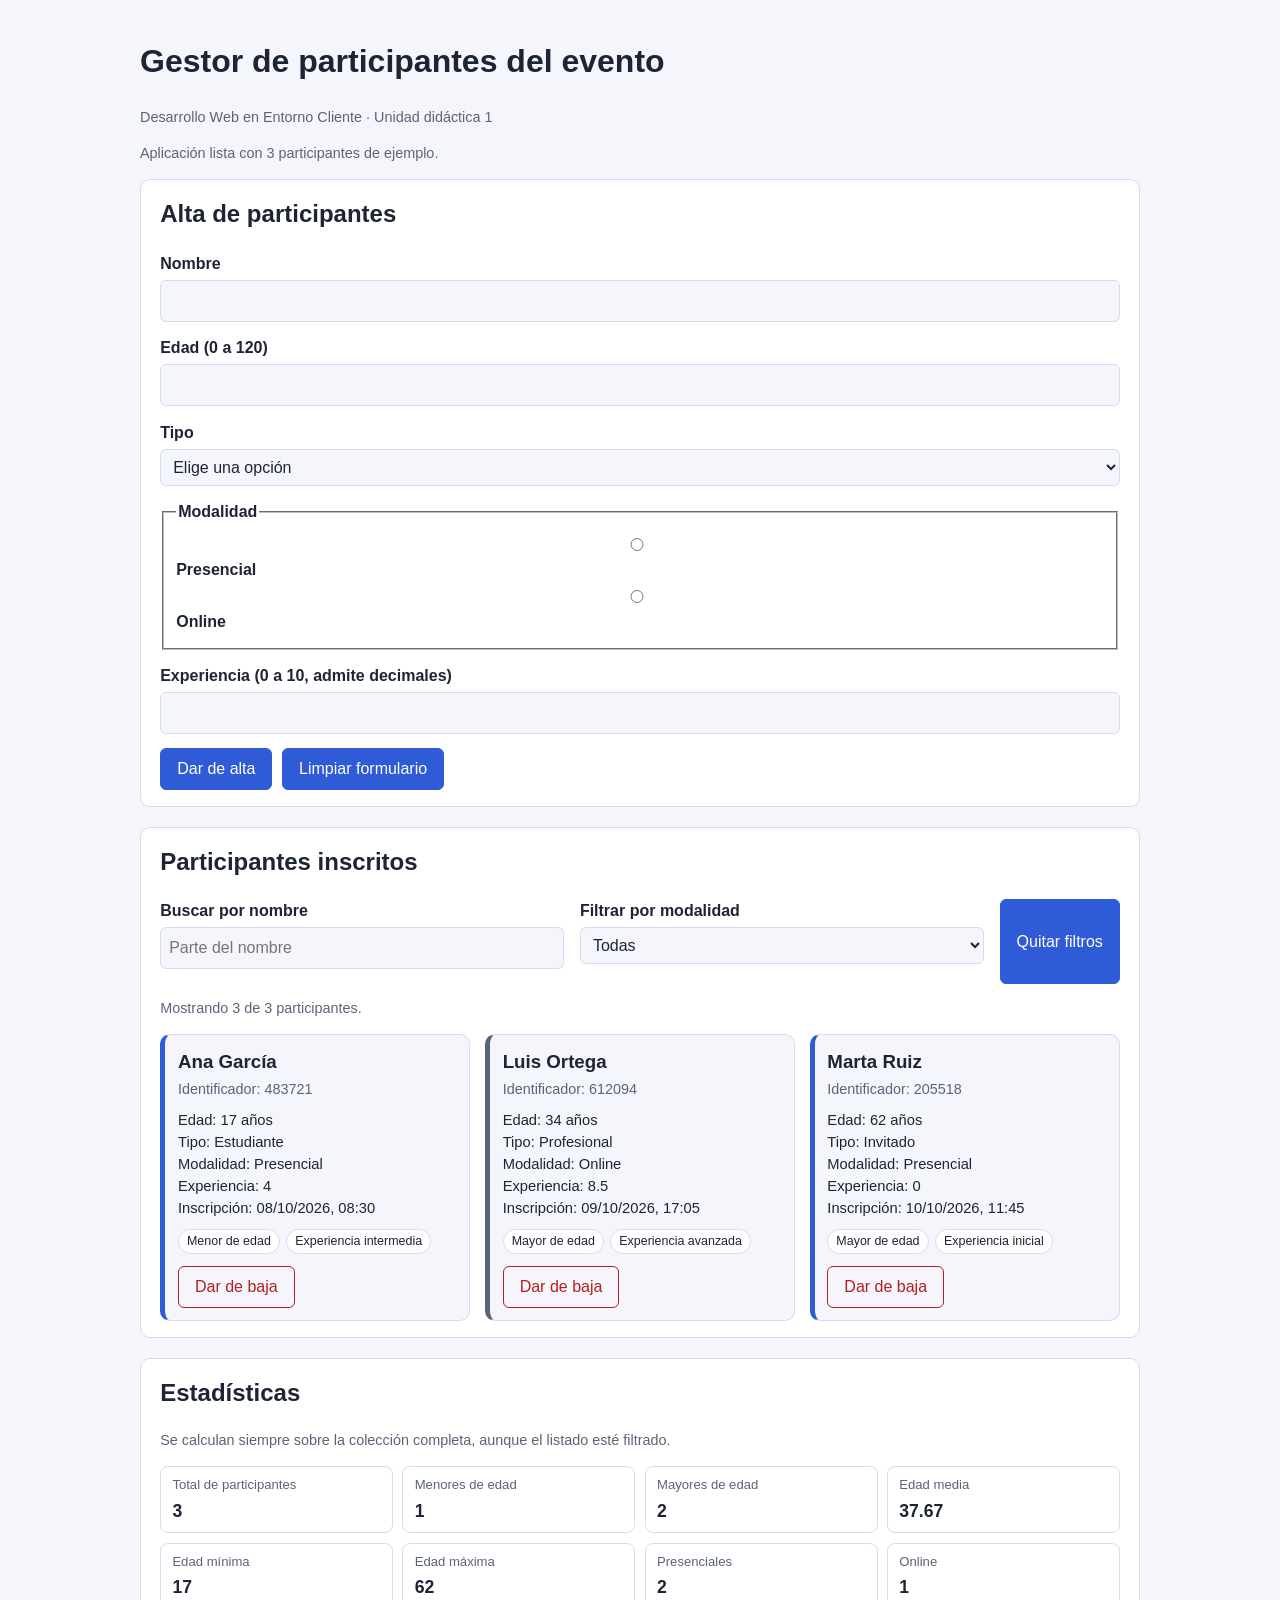
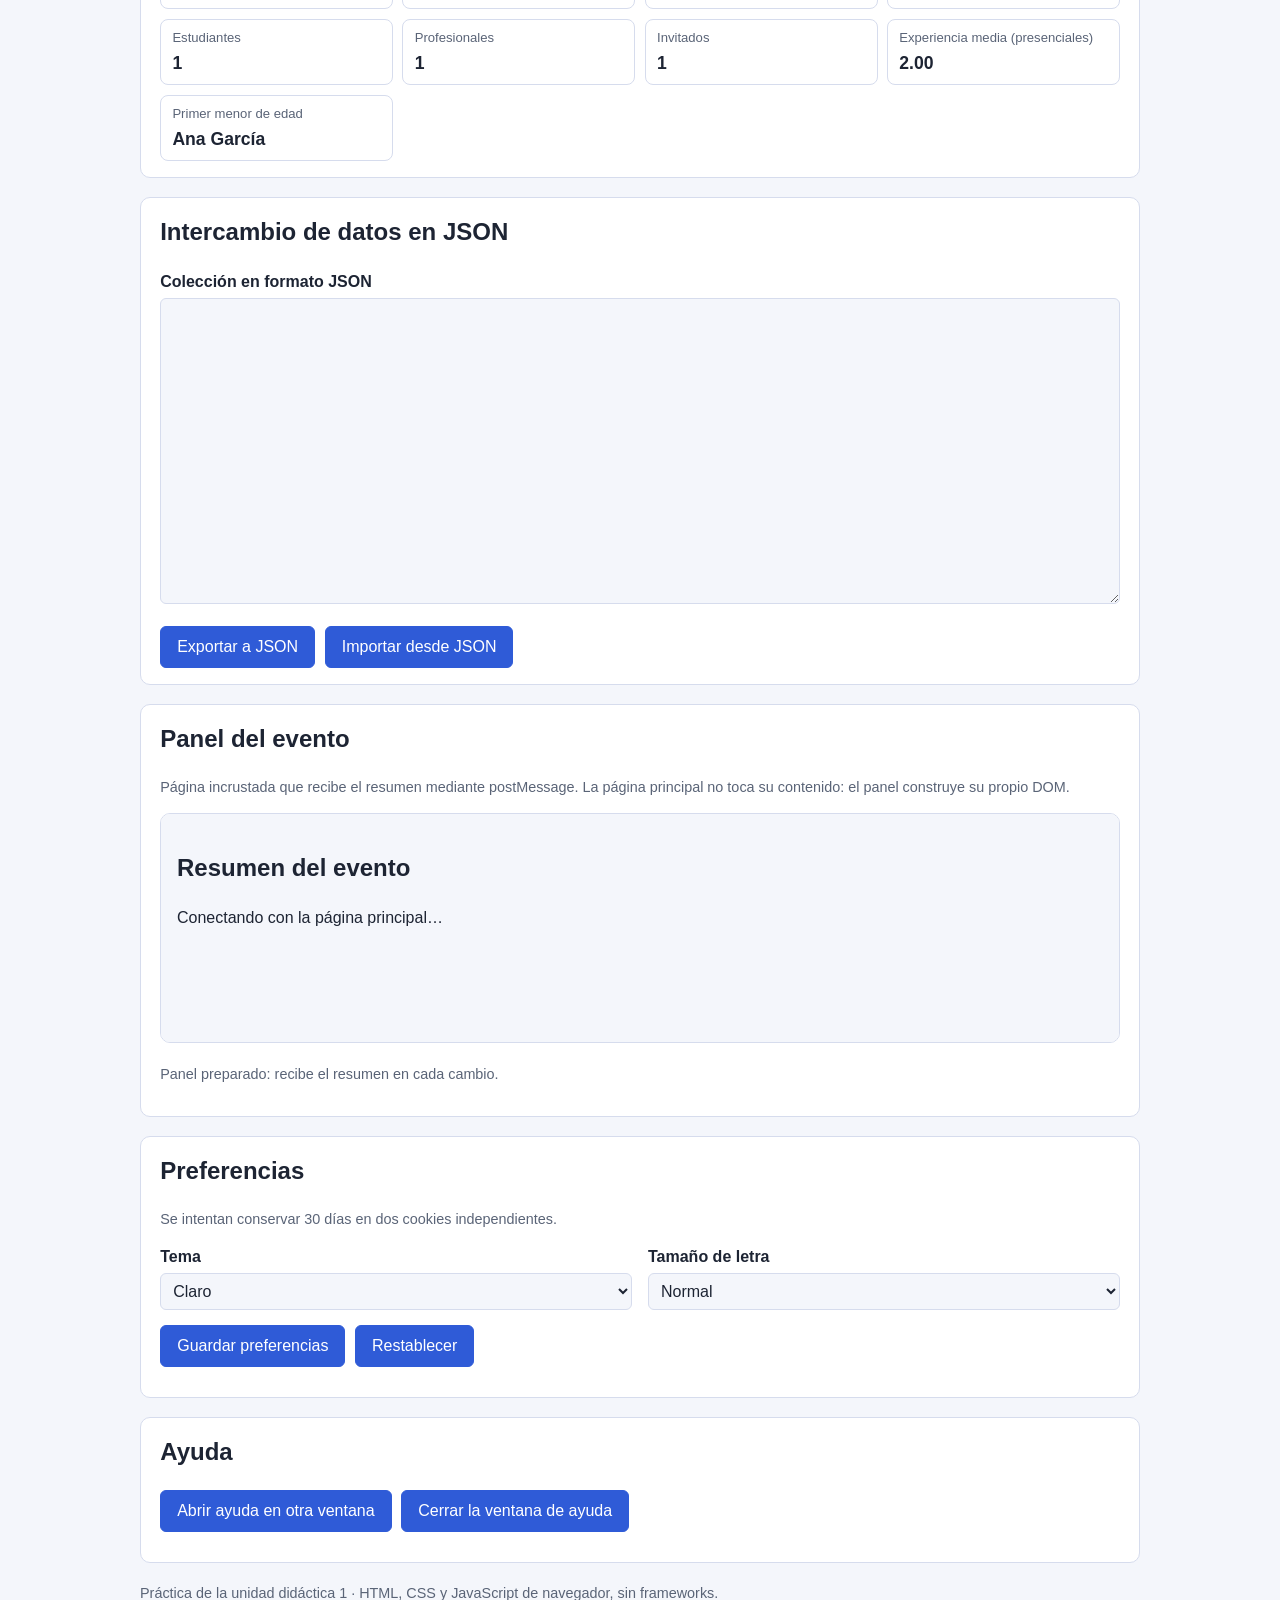
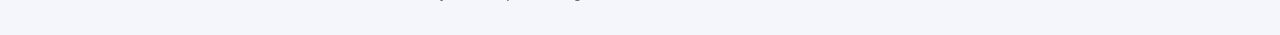
<file: index.html>
<!DOCTYPE html>
<html lang="es">
<head>
  <meta charset="UTF-8">
  <meta name="viewport" content="width=device-width, initial-scale=1">
  <title>Gestor de participantes del evento</title>
  <link rel="stylesheet" href="css/estilos.css">
  <script src="js/logica.js" defer></script>
  <script src="js/cookies.js" defer></script>
  <script src="js/app.js" defer></script>
</head>

<body data-tema="claro" data-tamano="normal">

  <header class="cabecera">
    <h1>Gestor de participantes del evento</h1>
    <p class="subtitulo">Desarrollo Web en Entorno Cliente &middot; Unidad didáctica 1</p>
    <p id="mensajeGlobal" class="mensaje" role="status" aria-live="polite"></p>
  </header>

  <main class="contenido">

    <section class="bloque" aria-labelledby="tituloAlta">
      <h2 id="tituloAlta">Alta de participantes</h2>

      <form id="formularioAlta" novalidate>
        <div class="campo">
          <label for="nombre">Nombre</label>
          <input type="text" id="nombre" name="nombre" autocomplete="off">
          <p class="error" id="errorNombre" data-error-de="nombre"></p>
        </div>

        <div class="campo">
          <label for="edad">Edad (0 a 120)</label>
          <input type="text" id="edad" name="edad" inputmode="numeric" autocomplete="off">
          <p class="error" id="errorEdad" data-error-de="edad"></p>
        </div>

        <div class="campo">
          <label for="tipo">Tipo</label>
          <select id="tipo" name="tipo">
            <option value="">Elige una opción</option>
            <option value="estudiante">Estudiante</option>
            <option value="profesional">Profesional</option>
            <option value="invitado">Invitado</option>
          </select>
          <p class="error" id="errorTipo" data-error-de="tipo"></p>
        </div>

        <fieldset class="campo">
          <legend>Modalidad</legend>
          <label class="opcion">
            <input type="radio" name="modalidad" value="presencial"> Presencial
          </label>
          <label class="opcion">
            <input type="radio" name="modalidad" value="online"> Online
          </label>
          <p class="error" id="errorModalidad" data-error-de="modalidad"></p>
        </fieldset>

        <div class="campo">
          <label for="experiencia">Experiencia (0 a 10, admite decimales)</label>
          <input type="text" id="experiencia" name="experiencia" inputmode="decimal" autocomplete="off">
          <p class="error" id="errorExperiencia" data-error-de="experiencia"></p>
        </div>

        <div class="acciones">
          <button type="submit" id="botonAlta">Dar de alta</button>
          <button type="button" id="botonLimpiar">Limpiar formulario</button>
        </div>
      </form>

      <div id="resumenErrores" class="resumen-errores" role="alert" hidden>
        <h3>Revisa estos errores</h3>
        <ul id="listaErrores"></ul>
      </div>
    </section>

    <section class="bloque" aria-labelledby="tituloListado">
      <h2 id="tituloListado">Participantes inscritos</h2>

      <div class="filtros">
        <div class="campo">
          <label for="busqueda">Buscar por nombre</label>
          <input type="search" id="busqueda" autocomplete="off" placeholder="Parte del nombre">
        </div>
        <div class="campo">
          <label for="filtroModalidad">Filtrar por modalidad</label>
          <select id="filtroModalidad">
            <option value="todas">Todas</option>
            <option value="presencial">Presencial</option>
            <option value="online">Online</option>
          </select>
        </div>
        <button type="button" id="botonReiniciarFiltros">Quitar filtros</button>
      </div>

      <p id="mensajeListado" class="mensaje-listado" role="status"></p>
      <div id="listaParticipantes" class="lista-participantes"></div>
    </section>

    <section class="bloque" aria-labelledby="tituloEstadisticas">
      <h2 id="tituloEstadisticas">Estadísticas</h2>
      <p class="nota">Se calculan siempre sobre la colección completa, aunque el listado esté filtrado.</p>

      <dl class="estadisticas">
        <div><dt>Total de participantes</dt><dd id="estTotal">0</dd></div>
        <div><dt>Menores de edad</dt><dd id="estMenores">0</dd></div>
        <div><dt>Mayores de edad</dt><dd id="estMayores">0</dd></div>
        <div><dt>Edad media</dt><dd id="estEdadMedia">Sin datos</dd></div>
        <div><dt>Edad mínima</dt><dd id="estEdadMinima">Sin datos</dd></div>
        <div><dt>Edad máxima</dt><dd id="estEdadMaxima">Sin datos</dd></div>
        <div><dt>Presenciales</dt><dd id="estPresencial">0</dd></div>
        <div><dt>Online</dt><dd id="estOnline">0</dd></div>
        <div><dt>Estudiantes</dt><dd id="estEstudiantes">0</dd></div>
        <div><dt>Profesionales</dt><dd id="estProfesionales">0</dd></div>
        <div><dt>Invitados</dt><dd id="estInvitados">0</dd></div>
        <div><dt>Experiencia media (presenciales)</dt><dd id="estExperienciaPresencial">Sin datos</dd></div>
        <div><dt>Primer menor de edad</dt><dd id="estPrimerMenor">No hay menores de edad</dd></div>
      </dl>
    </section>

    <section class="bloque" aria-labelledby="tituloJson">
      <h2 id="tituloJson">Intercambio de datos en JSON</h2>

      <div class="campo">
        <label for="areaJson">Colección en formato JSON</label>
        <textarea id="areaJson" rows="12" spellcheck="false"></textarea>
      </div>

      <div class="acciones">
        <button type="button" id="botonExportar">Exportar a JSON</button>
        <button type="button" id="botonImportar">Importar desde JSON</button>
      </div>

      <div id="resumenJson" class="resumen-errores" role="alert" hidden>
        <h3>Resultado de la importación</h3>
        <ul id="listaErroresJson"></ul>
      </div>
    </section>

    <section class="bloque" aria-labelledby="tituloPanel">
      <h2 id="tituloPanel">Panel del evento</h2>
      <p class="nota">
        Página incrustada que recibe el resumen mediante postMessage. La página
        principal no toca su contenido: el panel construye su propio DOM.
      </p>
      <iframe
        id="panelEvento"
        src="panel.html"
        title="Panel resumen del evento con el total de inscritos, las cantidades por modalidad y la última inscripción"
        class="panel-evento"></iframe>
      <p id="estadoPanel" class="nota" role="status">Esperando a que el panel esté preparado…</p>
    </section>

    <section class="bloque" aria-labelledby="tituloPreferencias">
      <h2 id="tituloPreferencias">Preferencias</h2>
      <p class="nota">Se intentan conservar 30 días en dos cookies independientes.</p>

      <div class="filtros">
        <div class="campo">
          <label for="selectorTema">Tema</label>
          <select id="selectorTema">
            <option value="claro">Claro</option>
            <option value="oscuro">Oscuro</option>
          </select>
        </div>
        <div class="campo">
          <label for="selectorTamano">Tamaño de letra</label>
          <select id="selectorTamano">
            <option value="normal">Normal</option>
            <option value="grande">Grande</option>
          </select>
        </div>
      </div>

      <div class="acciones">
        <button type="button" id="botonGuardarPreferencias">Guardar preferencias</button>
        <button type="button" id="botonRestablecerPreferencias">Restablecer</button>
      </div>

      <p id="estadoPreferencias" class="mensaje" role="status"></p>
    </section>


    <section class="bloque" aria-labelledby="tituloAyuda">
      <h2 id="tituloAyuda">Ayuda</h2>
      <div class="acciones">
        <button type="button" id="botonAbrirAyuda">Abrir ayuda en otra ventana</button>
        <button type="button" id="botonCerrarAyuda">Cerrar la ventana de ayuda</button>
      </div>
      <p id="estadoAyuda" class="mensaje" role="status"></p>
    </section>

  </main>

  <footer class="pie">
    <p>Práctica de la unidad didáctica 1 &middot; HTML, CSS y JavaScript de navegador, sin frameworks.</p>
  </footer>

</body>
</html>
</file>
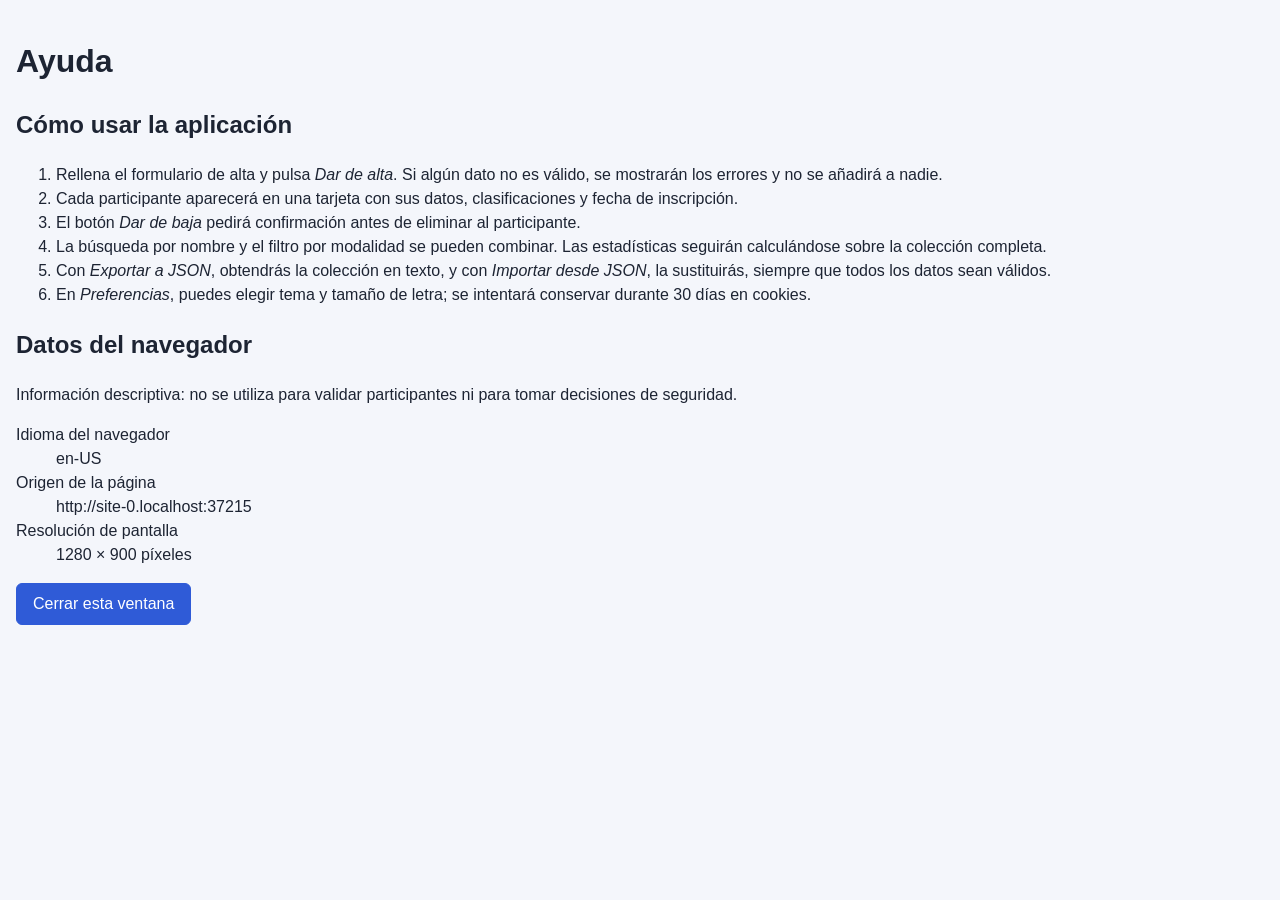
<file: ayuda.html>
<!DOCTYPE html>
<html lang="es">
<head>
    <meta charset="UTF-8">
    <meta name="viewport" content="width=device-width, initial-scale=1.0">
    <title>Ayuda de Gestor de Participantes</title>
    <link rel="stylesheet" href="css/estilos.css">
    <script src="js/ayuda.js" defer></script>
</head>
<body class="estilo-ayuda">
    <h1>Ayuda</h1>

    <section>
        <h2>Cómo usar la aplicación</h2>
        <ol>
            <li>Rellena el formulario de alta y pulsa <em>Dar de alta</em>. Si algún dato no es válido, se mostrarán los errores y no se añadirá a nadie.</li>
            <li>Cada participante aparecerá en una tarjeta con sus datos, clasificaciones y fecha de inscripción.</li>
            <li>El botón <em>Dar de baja</em> pedirá confirmación antes de eliminar al participante.</li>
            <li>La búsqueda por nombre y el filtro por modalidad se pueden combinar. Las estadísticas seguirán calculándose sobre la colección completa.</li>
            <li>Con <em>Exportar a JSON</em>, obtendrás la colección en texto, y con <em>Importar desde JSON</em>, la sustituirás, siempre que todos los datos sean válidos.</li>
            <li>En <em>Preferencias</em>, puedes elegir tema y tamaño de letra; se intentará conservar durante 30 días en cookies.</li>
        </ol>
    </section>
    <section>
        <h2>Datos del navegador</h2>
        <p>Información descriptiva: no se utiliza para validar participantes ni para tomar decisiones de seguridad.</p>
        <dl>
            <div><dt>Idioma del navegador</dt><dd id="datoIdioma">Sin datos</dd></div>
            <div><dt>Origen de la página</dt><dd id="datoOrigen">Sin datos</dd></div>
            <div><dt>Resolución de pantalla</dt><dd id="datoPantalla">Sin datos</dd></div>
        </dl>
    </section>

    <p><button type="button" id="botonCerrarVentana">Cerrar esta ventana</button></p>
</body>
</html>
</file>
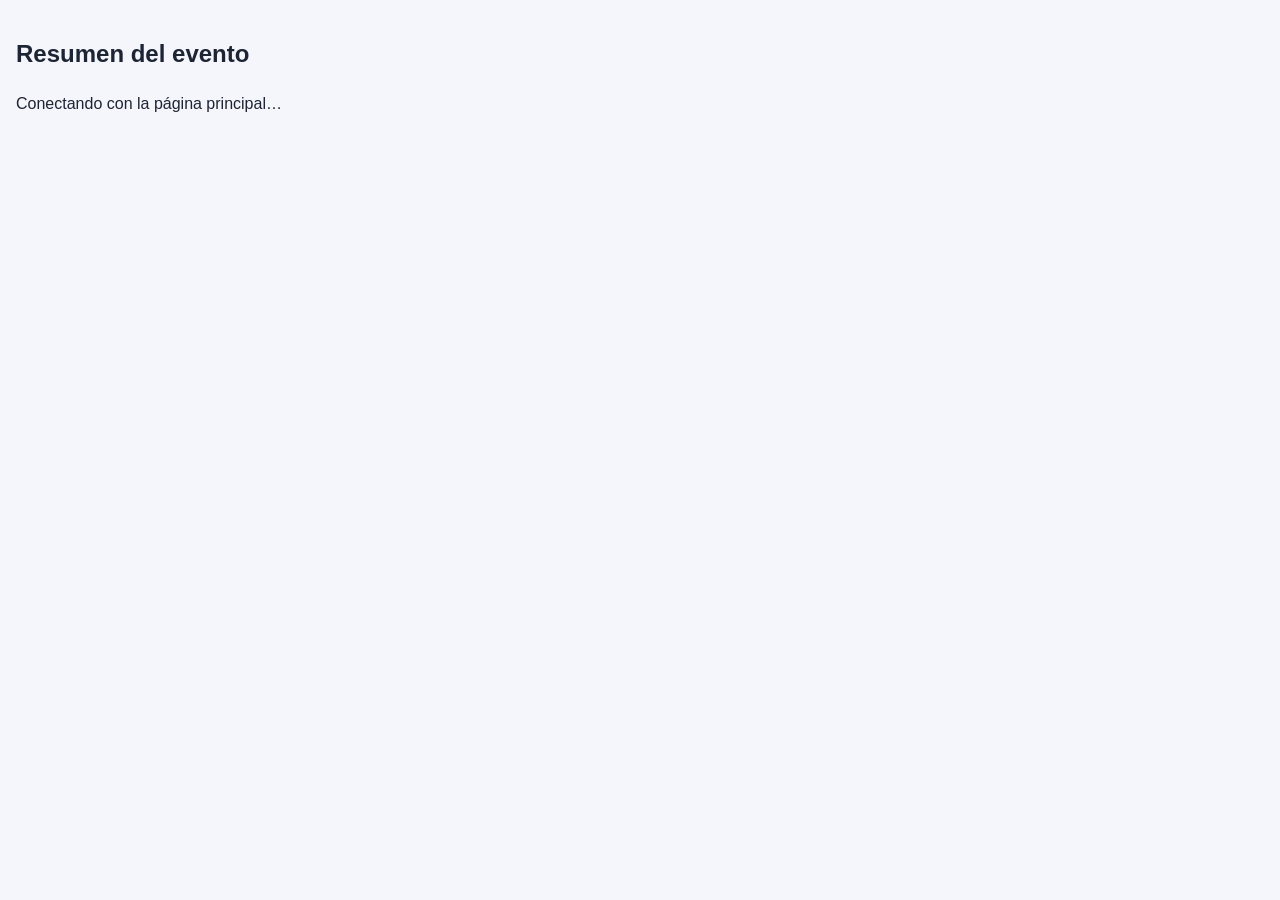
<file: panel.html>
<!doctype html>
<html lang="es">
  <head>
    <meta charset="UTF-8" />
    <meta name="viewport" content="width=device-width, initial-scale=1.0" />
    <title>Panel de Control Gestor de Participantes</title>
    <link rel="stylesheet" href="css/estilos.css" />
    <script src="js/logica.js" defer></script>
    <script src="js/panel.js" defer></script>
  </head>
  <body>
    <section>
      <h2>Resumen del evento</h2>
      <div>
        <p>Conectando con la página principal…</p>
      </div>
    </section>
  </body>
</html>
</file>
<file: css/estilos.css>
/* estilos.css — para index.html, panel.html y ayuda.html */

* {
  box-sizing: border-box;
}

body {
  margin: 0;
  padding: 1rem;
  font-family: Arial, sans-serif;
  font-size: 16px;
  line-height: 1.5;
  background: #f4f6fb;
  color: #1d2433;
}

/* ----- Estructura ----- */

.cabecera,
.contenido,
.pie {
  max-width: 1000px;
  margin: 0 auto;
}

.bloque {
  background: #ffffff;
  border: 1px solid #d6dced;
  border-radius: 10px;
  padding: 1rem 1.2rem;
  margin-bottom: 1.2rem;
}

.bloque h2 {
  margin-top: 0;
}

.subtitulo,
.nota,
.mensaje,
.mensaje-listado,
.pie,
.tarjeta__id,
.panel__etiqueta,
.panel__vacio {
  color: #5a6477;
  font-size: 0.9em;
}

/* ----- Formularios ----- */

.campo {
  margin-bottom: 0.9rem;
}

.campo label,
.campo legend {
  display: block;
  font-weight: bold;
  margin-bottom: 0.25rem;
}

.opcion {
  display: inline-block;
  margin-right: 1rem;
  font-weight: normal;
}

input,
select,
textarea {
  width: 100%;
  padding: 0.5rem;
  font: inherit;
  background: #f4f6fb;
  color: #1d2433;
  border: 1px solid #d6dced;
  border-radius: 6px;
}

textarea {
  font-family: monospace;
  resize: vertical;
}

button {
  width: auto;
  padding: 0.5rem 1rem;
  font: inherit;
  background: #2f5bd7;
  color: #ffffff;
  border: 1px solid #2f5bd7;
  border-radius: 6px;
  cursor: pointer;
}

.acciones {
  display: flex;
  flex-wrap: wrap;
  gap: 0.6rem;
}

.filtros {
  display: flex;
  flex-wrap: wrap;
  gap: 1rem;
}

.filtros .campo {
  flex: 1 1 200px;
}

/* ----- Errores ----- */

.error {
  margin: 0.25rem 0 0;
  color: #b32020;
  font-size: 0.88em;
}

.resumen-errores {
  margin-top: 1rem;
  padding: 0.6rem 0.9rem;
  border: 1px solid #b32020;
  border-radius: 10px;
}

.resumen-errores h3 {
  margin: 0.2rem 0 0.4rem;
  font-size: 1em;
  color: #b32020;
}

/* ----- Tarjetas ----- */

.lista-participantes {
  display: grid;
  grid-template-columns: repeat(auto-fill, minmax(260px, 1fr));
  gap: 0.9rem;
}

.tarjeta {
  padding: 0.8rem;
  background: #f4f6fb;
  border: 1px solid #d6dced;
  border-left: 5px solid #2f5bd7;
  border-radius: 10px;
}

.tarjeta--online {
  border-left-color: #5a6477;
}

.tarjeta__nombre {
  margin: 0;
}

.tarjeta__id {
  margin: 0.2rem 0 0.5rem;
}

.tarjeta__datos {
  list-style: none;
  margin: 0 0 0.6rem;
  padding: 0;
  font-size: 0.92em;
}

.tarjeta__etiquetas {
  display: flex;
  gap: 0.4rem;
  margin: 0 0 0.7rem;
}

.etiqueta {
  padding: 0.15rem 0.5rem;
  font-size: 0.78em;
  background: #ffffff;
  border: 1px solid #d6dced;
  border-radius: 999px;
}

.boton-baja {
  background: transparent;
  color: #b32020;
  border-color: #b32020;
}

/* ----- Estadísticas ----- */

.estadisticas {
  display: grid;
  grid-template-columns: repeat(auto-fill, minmax(220px, 1fr));
  gap: 0.6rem;
  margin: 0;
}

.estadisticas div {
  padding: 0.5rem 0.7rem;
  border: 1px solid #d6dced;
  border-radius: 8px;
}

.estadisticas dt {
  font-size: 0.82em;
  color: #5a6477;
}

.estadisticas dd {
  margin: 0.15rem 0 0;
  font-size: 1.1em;
  font-weight: bold;
}

/* ----- Panel y ayuda ----- */

.panel-evento {
  width: 100%;
  height: 230px;
  border: 1px solid #d6dced;
  border-radius: 10px;
}

.panel__titulo {
  margin: 0 0 0.6rem;
  font-size: 1.05em;
}

.panel__linea {
  margin: 0.2rem 0;
}

.panel__vacio {
  font-style: italic;
}

.cuerpo-ayuda {
  max-width: 640px;
  margin: 0 auto;
}

/* ----- Preferencias: tamaño de letra ----- */

body[data-tamano="grande"] {
  font-size: 19px;
}

/* ----- Preferencias: tema oscuro ----- */

body[data-tema="oscuro"] {
  background: #141821;
  color: #e8ecf5;
}

body[data-tema="oscuro"] .bloque {
  background: #1e2430;
  border-color: #323a4a;
}

body[data-tema="oscuro"] input,
body[data-tema="oscuro"] select,
body[data-tema="oscuro"] textarea,
body[data-tema="oscuro"] .tarjeta,
body[data-tema="oscuro"] .estadisticas div,
body[data-tema="oscuro"] .panel-evento {
  background: #141821;
  color: #e8ecf5;
  border-color: #323a4a;
}

body[data-tema="oscuro"] .etiqueta {
  background: #1e2430;
  border-color: #323a4a;
}

body[data-tema="oscuro"] .subtitulo,
body[data-tema="oscuro"] .nota,
body[data-tema="oscuro"] .mensaje,
body[data-tema="oscuro"] .mensaje-listado,
body[data-tema="oscuro"] .pie,
body[data-tema="oscuro"] .tarjeta__id,
body[data-tema="oscuro"] .estadisticas dt,
body[data-tema="oscuro"] .panel__etiqueta,
body[data-tema="oscuro"] .panel__vacio {
  color: #a7b0c2;
}

body[data-tema="oscuro"] button {
  background: #6f9bff;
  color: #10141c;
  border-color: #6f9bff;
}

body[data-tema="oscuro"] .tarjeta {
  border-left-color: #6f9bff;
}

body[data-tema="oscuro"] .boton-baja {
  background: transparent;
  color: #ff8a80;
  border-color: #ff8a80;
}
</file>
